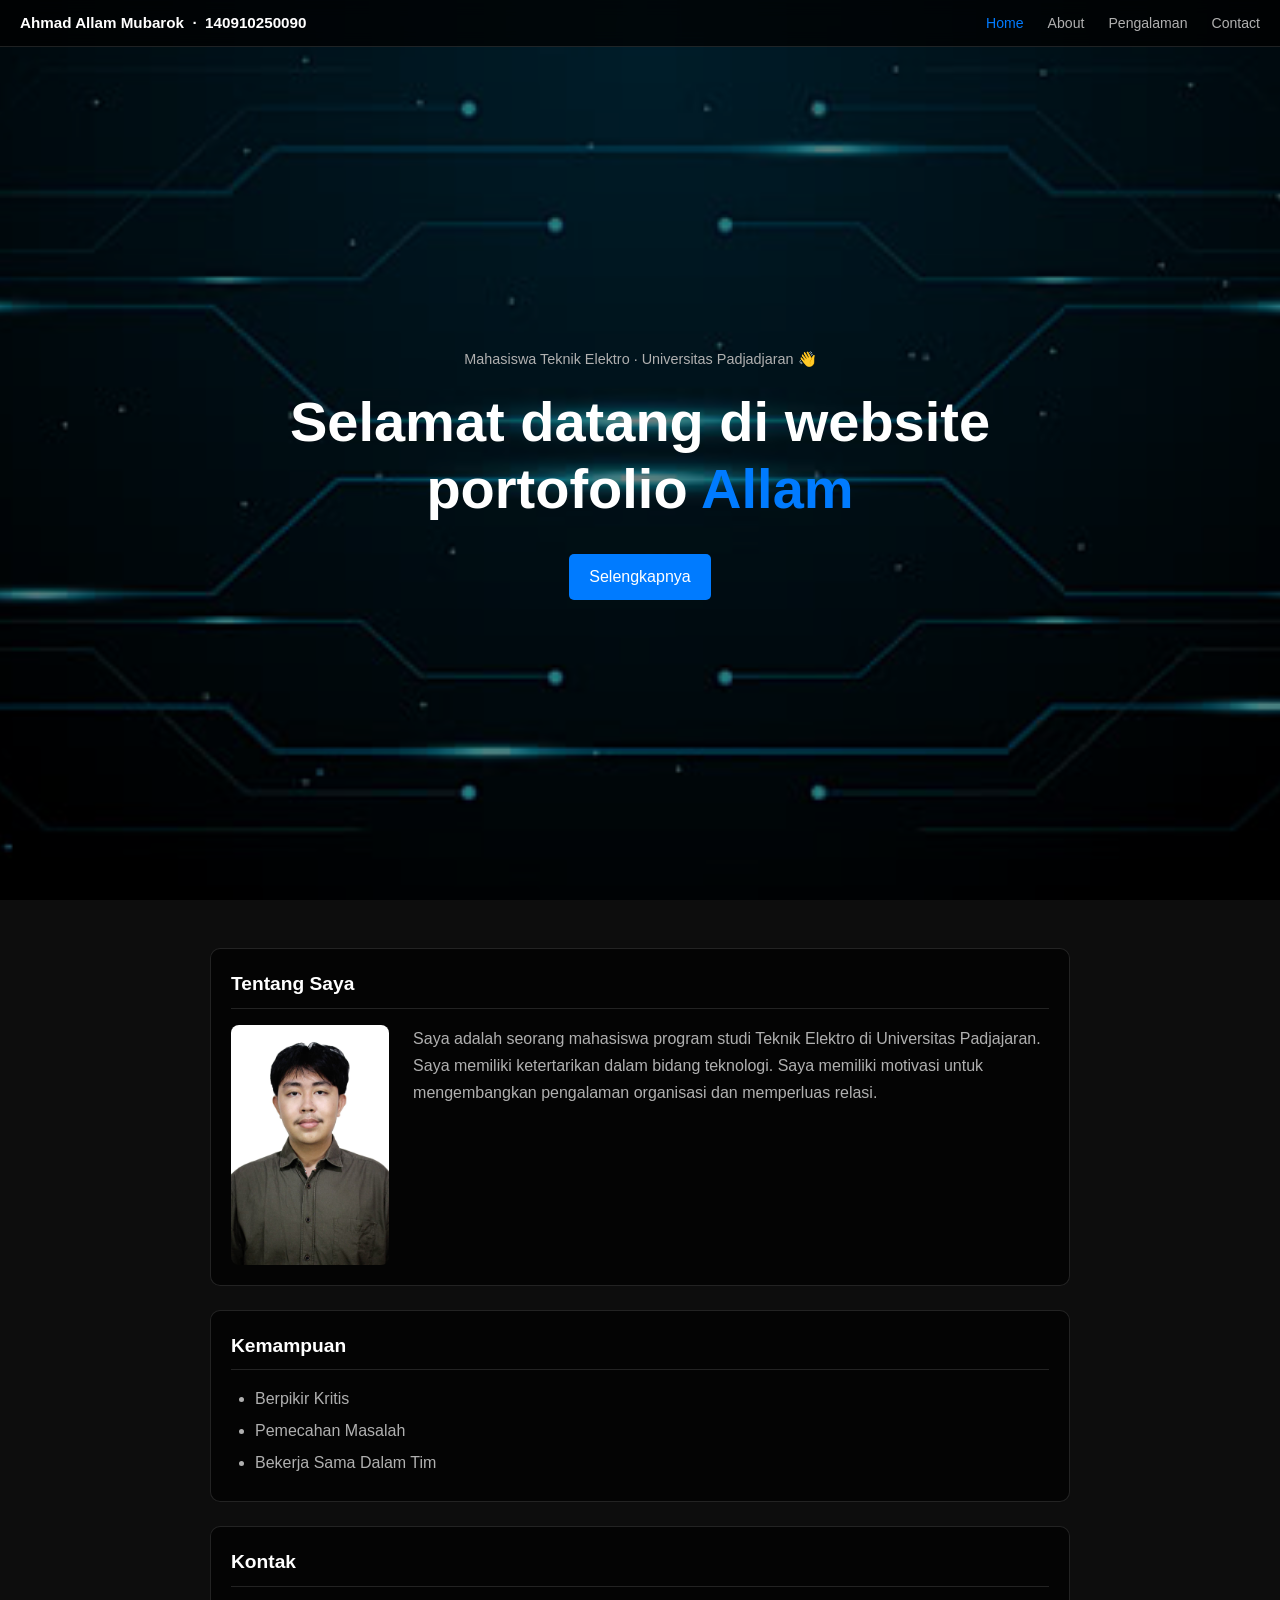
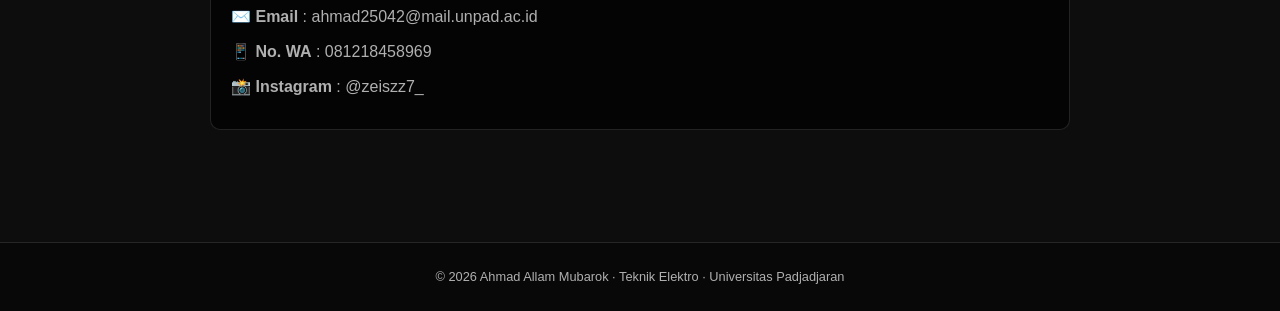
<file: index.html>
<!DOCTYPE html>
<html lang="id">
<head>
  <meta charset="UTF-8" />
  <meta name="viewport" content="width=device-width, initial-scale=1.0"/>
  <title>Ahmad Allam Mubarok - Home</title>
  <link rel="stylesheet" href="style.css" />
</head>
<body>

  <nav>
    <div class="nav-brand">Ahmad Allam Mubarok &nbsp;·&nbsp; 140910250090</div>
    <ul class="nav-links">
      <li><a href="index.html" class="active">Home</a></li>
      <li><a href="about.html">About</a></li>
      <li><a href="pengalaman.html">Pengalaman</a></li>
      <li><a href="contact.html">Contact</a></li>
    </ul>
  </nav>

  <section class="hero">
    <div class="hero-content">
      <p class="hero-label">Mahasiswa Teknik Elektro · Universitas Padjadjaran 👋</p>
      <h1 class="hero-title">Selamat datang di website<br/>portofolio <span>Allam</span></h1>
      <a href="about.html" class="btn-primary">Selengkapnya</a>
    </div>
  </section>

  <section class="preview-section">
    <div class="section-box">
      <h2>Tentang Saya</h2>
      <div class="about-preview-grid">
        <img src="foto.jpg.jpeg" class="foto-diri" alt="Foto Allam">
        <p>
          Saya adalah seorang mahasiswa program studi Teknik Elektro di Universitas Padjajaran. Saya memiliki ketertarikan 
          dalam bidang teknologi. Saya memiliki motivasi untuk mengembangkan pengalaman organisasi dan memperluas relasi.
        </p>
      </div>
    </div>

    <div class="section-box">
      <h2>Kemampuan</h2>
      <ul>
        <li>Berpikir Kritis</li>
        <li>Pemecahan Masalah</li>
        <li>Bekerja Sama Dalam Tim</li>
      </ul>
    </div>

    <div class="section-box">
      <h2>Kontak</h2>
      <p>✉️ <strong>Email</strong> : ahmad25042@mail.unpad.ac.id</p>
      <p>📱 <strong>No. WA</strong> : 081218458969</p>
      <p>📸 <strong>Instagram</strong> : @zeiszz7_</p>
    </div>
  </section>

  <footer>
    <p>© 2026 Ahmad Allam Mubarok · Teknik Elektro · Universitas Padjadjaran</p>
  </footer>

  <script src="script.js"></script>
</body>
</html>
</file>
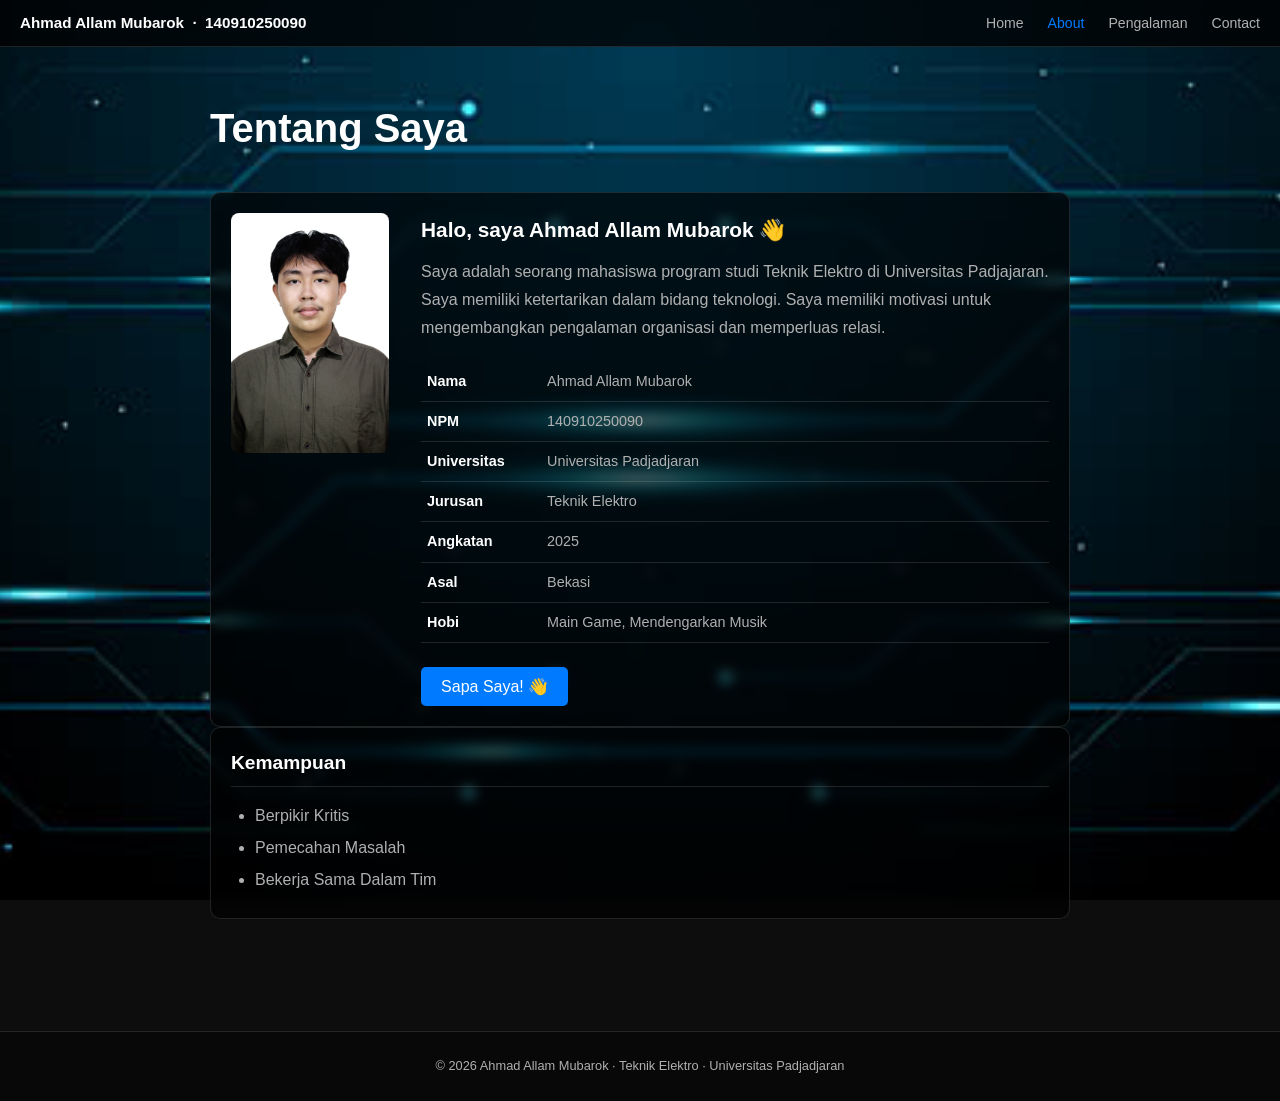
<file: about.html>
<!DOCTYPE html>
<html lang="id">
<head>
  <meta charset="UTF-8" />
  <meta name="viewport" content="width=device-width, initial-scale=1.0"/>
  <title>About - Ahmad Allam Mubarok</title>
  <link rel="stylesheet" href="style.css" />
</head>
<body>

  <nav>
    <div class="nav-brand">Ahmad Allam Mubarok &nbsp;·&nbsp; 140910250090</div>
    <ul class="nav-links">
      <li><a href="index.html">Home</a></li>
      <li><a href="about.html" class="active">About</a></li>
      <li><a href="pengalaman.html">Pengalaman</a></li>
      <li><a href="contact.html">Contact</a></li>
    </ul>
  </nav>

  <div class="page-wrapper">
    <div class="page-header">
      <h2 class="page-title">Tentang Saya</h2>
    </div>

    <div class="section-box">
      <div class="about-grid">
        <img src="foto.jpg.jpeg" class="foto-diri" alt="Foto Allam">

        <div class="about-detail">
          <h3>Halo, saya Ahmad Allam Mubarok 👋</h3>
          <p>
           Saya adalah seorang mahasiswa program studi Teknik Elektro di Universitas Padjajaran. Saya memiliki ketertarikan 
         dalam bidang teknologi. Saya memiliki motivasi untuk mengembangkan pengalaman organisasi dan memperluas relasi.
          </p>
          <table class="info-table">
            <tr>
              <td class="info-key">Nama</td>
              <td>Ahmad Allam Mubarok</td>
            </tr>
            <tr>
              <td class="info-key">NPM</td>
              <td>140910250090</td>
            </tr>
            <tr>
              <td class="info-key">Universitas</td>
              <td>Universitas Padjadjaran</td>
            </tr>
            <tr>
              <td class="info-key">Jurusan</td>
              <td>Teknik Elektro</td>
            </tr>
            <tr>
              <td class="info-key">Angkatan</td>
              <td>2025</td>
            </tr>
            <tr>
              <td class="info-key">Asal</td>
              <td>Bekasi</td>
            </tr>
            <tr>
              <td class="info-key">Hobi</td>
              <td>Main Game, Mendengarkan Musik</td>
            </tr>
          </table>

          <button onclick="sapaPengunjung()" class="btn-primary" style="margin-top:1.5rem;">
            Sapa Saya! 👋
          </button>
        </div>
      </div>
    </div>

    <div class="section-box">
      <h2>Kemampuan</h2>
      <ul>
        <li>Berpikir Kritis</li>
        <li>Pemecahan Masalah</li>
        <li>Bekerja Sama Dalam Tim</li>
      </ul>
    </div>
  </div>

  <footer>
    <p>© 2026 Ahmad Allam Mubarok · Teknik Elektro · Universitas Padjadjaran</p>
  </footer>

  <script src="script.js"></script>
</body>
</html>
</file>
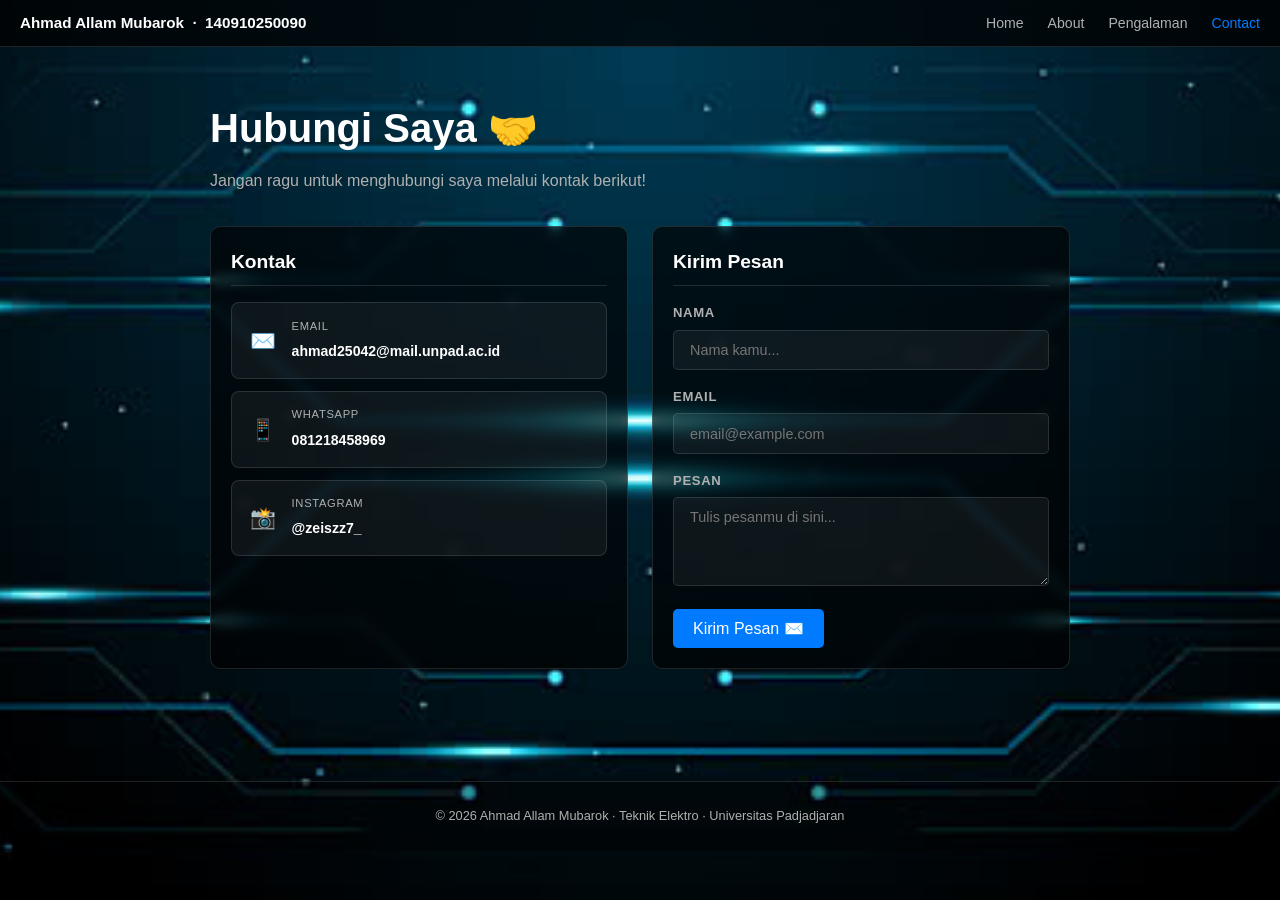
<file: contact.html>
<!DOCTYPE html>
<html lang="id">
<head>
  <meta charset="UTF-8" />
  <meta name="viewport" content="width=device-width, initial-scale=1.0"/>
  <title>Contact - Ahmad Allam Mubarok</title>
  <link rel="stylesheet" href="style.css" />
</head>
<body>

  <nav>
    <div class="nav-brand">Ahmad Allam Mubarok &nbsp;·&nbsp; 140910250090</div>
    <ul class="nav-links">
      <li><a href="index.html">Home</a></li>
      <li><a href="about.html">About</a></li>
      <li><a href="pengalaman.html">Pengalaman</a></li>
      <li><a href="contact.html" class="active">Contact</a></li>
    </ul>
  </nav>

  <div class="page-wrapper">
    <div class="page-header">
      <h2 class="page-title">Hubungi Saya 🤝</h2>
      <p style="color:var(--text-soft); margin-top:0.5rem;">
        Jangan ragu untuk menghubungi saya melalui kontak berikut!
      </p>
    </div>

    <div class="contact-layout">

      <div class="section-box">
        <h2>Kontak</h2>
        <div class="contact-links">
          <a href="mailto:ahmad25042@mail.unpad.ac.id" class="contact-card">
            <span class="contact-icon">✉️</span>
            <div>
              <small>Email</small>
              <strong>ahmad25042@mail.unpad.ac.id</strong>
            </div>
          </a>
          <a href="https://wa.me/6281218458969" class="contact-card" target="_blank">
            <span class="contact-icon">📱</span>
            <div>
              <small>WhatsApp</small>
              <strong>081218458969</strong>
            </div>
          </a>
          <a href="https://instagram.com/zeiszz7_" class="contact-card" target="_blank">
            <span class="contact-icon">📸</span>
            <div>
              <small>Instagram</small>
              <strong>@zeiszz7_</strong>
            </div>
          </a>
        </div>
      </div>

      <div class="section-box">
        <h2>Kirim Pesan</h2>
        <div class="form-group">
          <label>Nama</label>
          <input type="text" id="inputNama" placeholder="Nama kamu..." />
        </div>
        <div class="form-group">
          <label>Email</label>
          <input type="email" id="inputEmail" placeholder="email@example.com" />
        </div>
        <div class="form-group">
          <label>Pesan</label>
          <textarea id="inputPesan" rows="4" placeholder="Tulis pesanmu di sini..."></textarea>
        </div>
        <button class="btn-primary" onclick="kirimPesan()">Kirim Pesan ✉️</button>
      </div>

    </div>
  </div>

  <footer>
    <p>© 2026 Ahmad Allam Mubarok · Teknik Elektro · Universitas Padjadjaran</p>
  </footer>

  <script src="script.js"></script>
</body>
</html>
</file>
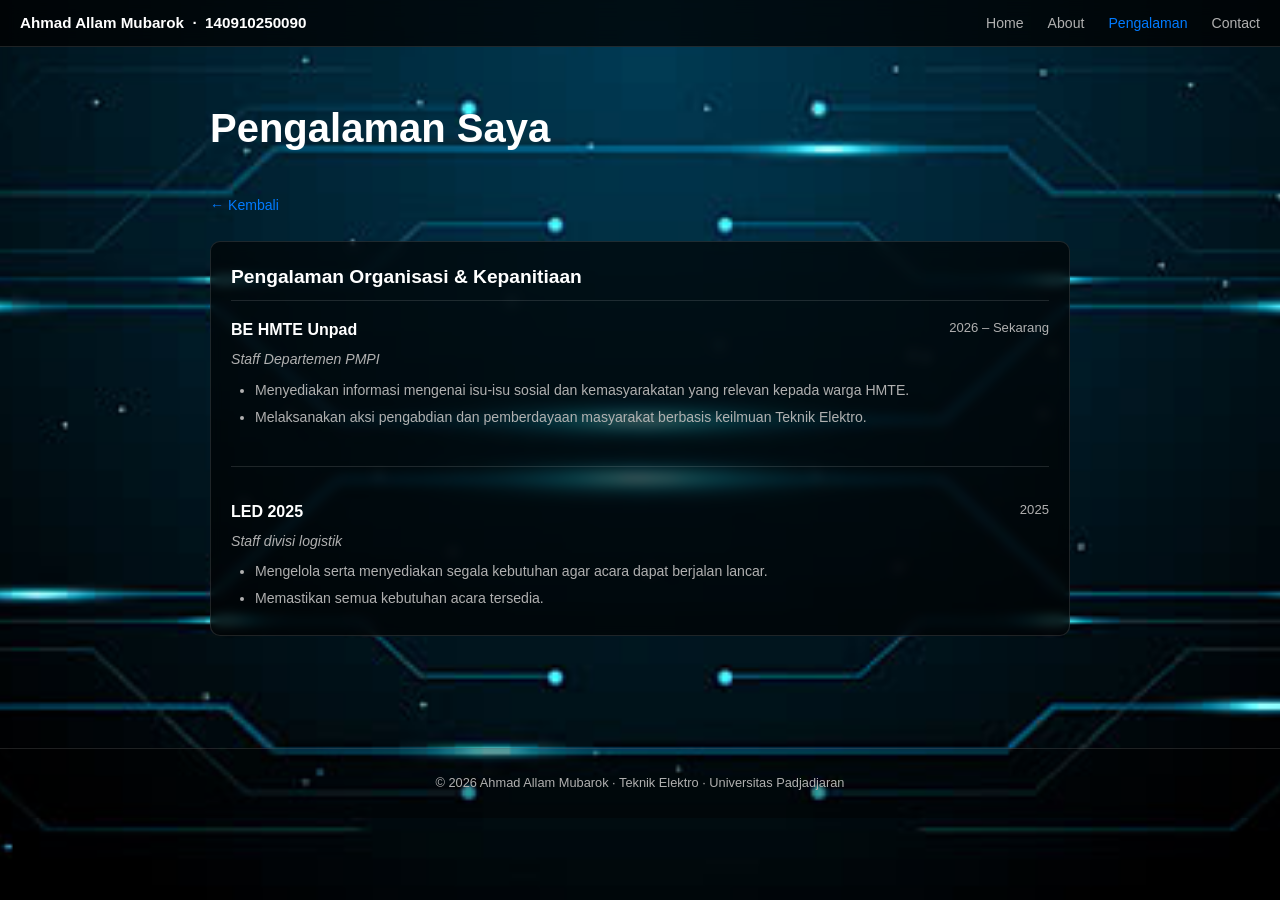
<file: pengalaman.html>
<!DOCTYPE html>
<html lang="id">
<head>
  <meta charset="UTF-8" />
  <meta name="viewport" content="width=device-width, initial-scale=1.0"/>
  <title>Pengalaman - Ahmad Allam Mubarok</title>
  <link rel="stylesheet" href="style.css" />
</head>
<body>

  <nav>
    <div class="nav-brand">Ahmad Allam Mubarok &nbsp;·&nbsp; 140910250090</div>
    <ul class="nav-links">
      <li><a href="index.html">Home</a></li>
      <li><a href="about.html">About</a></li>
      <li><a href="pengalaman.html" class="active">Pengalaman</a></li>
      <li><a href="contact.html">Contact</a></li>
    </ul>
  </nav>

  <div class="page-wrapper">
    <div class="page-header">
      <h2 class="page-title">Pengalaman Saya</h2>
    </div>

    <a href="index.html" class="btn-kembali">← Kembali</a>

    <div class="section-box">
      <h2>Pengalaman Organisasi & Kepanitiaan</h2>


      <div class="exp-item">
        <div class="exp-head">
          <div>
            <h3>BE HMTE Unpad</h3>
            <span class="exp-role">Staff Departemen PMPI</span>
          </div>
          <span class="exp-date">2026 – Sekarang</span>
        </div>
        <p></p>
        <ul>
          <li>Menyediakan informasi mengenai isu-isu sosial dan kemasyarakatan yang relevan kepada warga HMTE. </li>
          <li>Melaksanakan aksi pengabdian dan pemberdayaan masyarakat berbasis keilmuan Teknik Elektro.</li>
        </ul>
      </div>

      <div class="exp-item">
        <div class="exp-head">
          <div>
            <h3>LED 2025</h3>
            <span class="exp-role">Staff divisi logistik</span>
          </div>
          <span class="exp-date">2025</span>
        </div>
        <p></p>
        <ul>
          <li>Mengelola serta menyediakan segala kebutuhan agar acara dapat berjalan lancar.</li>
          <li>Memastikan semua kebutuhan acara tersedia.</li>
        </ul>
      </div>

    </div>
  </div>

  <footer>
    <p>© 2026 Ahmad Allam Mubarok · Teknik Elektro · Universitas Padjadjaran</p>
  </footer>

  <script src="script.js"></script>
</body>
</html>
</file>
<file: style.css>
/* =============================================
   PORTFOLIO - Ahmad Allam Mubarok
   style.css
   ============================================= */

/* ─── RESET ─── */
*, *::before, *::after {
  margin: 0;
  padding: 0;
  box-sizing: border-box;
}

:root {
  --bg: #0d0d0d;
  --surface: rgba(0, 0, 0, 0.65);
  --surface-solid: #1a1a1a;
  --border: rgba(255, 255, 255, 0.12);
  --text: #ffffff;
  --text-soft: #b0b0b0;
  --accent: #007bff;
  --accent-hover: #0056b3;
}

html {
  scroll-behavior: smooth;
}

body {
  background-color: var(--bg);
     background-image: url('bg.jpg.jpeg');
     background-size: cover;
     background-attachment: fixed;
     background-position: center;
  color: var(--text);
  font-family: Arial, Helvetica, sans-serif;
  font-size: 16px;
  line-height: 1.6;
  min-height: 100vh;
}

/* ─── NAVBAR ─── */
nav {
  position: fixed;
  top: 0;
  width: 100%;
  z-index: 100;
  display: flex;
  justify-content: space-between;
  align-items: center;
  padding: 10px 20px;
  background: rgba(0, 0, 0, 0.75);
  backdrop-filter: blur(8px);
  border-bottom: 1px solid var(--border);
}

.nav-brand {
  font-size: 0.95rem;
  font-weight: 600;
  color: var(--text);
}

.nav-links {
  list-style: none;
  display: flex;
  gap: 1.5rem;
}

.nav-links a {
  text-decoration: none;
  color: var(--text-soft);
  font-size: 0.88rem;
  transition: color 0.2s;
}

.nav-links a:hover,
.nav-links a.active {
  color: var(--accent);
}

/* ─── HERO ─── */
.hero {
  min-height: 100vh;
  display: flex;
  align-items: center;
  justify-content: center;
  text-align: center;
  padding: 6rem 2rem 3rem;
  background: rgba(0, 0, 0, 0.5);
}

.hero-label {
  font-size: 0.9rem;
  color: var(--text-soft);
  margin-bottom: 1rem;
}

.hero-title {
  font-size: clamp(2rem, 5vw, 3.5rem);
  font-weight: 700;
  line-height: 1.2;
  margin-bottom: 2rem;
}

.hero-title span {
  color: var(--accent);
}

/* ─── PREVIEW SECTION (index) ─── */
.preview-section {
  padding: 3rem 20px 4rem;
  display: flex;
  flex-direction: column;
  gap: 1.5rem;
  max-width: 900px;
  margin: 0 auto;
}

.about-preview-grid {
  display: flex;
  gap: 1.5rem;
  align-items: flex-start;
}

/* ─── SECTION BOX ─── */
.section-box {
  background: var(--surface);
  border: 1px solid var(--border);
  border-radius: 10px;
  padding: 20px;
  backdrop-filter: blur(6px);
}

.section-box h2 {
  font-size: 1.2rem;
  font-weight: 700;
  margin-bottom: 1rem;
  padding-bottom: 0.5rem;
  border-bottom: 1px solid var(--border);
}

.section-box ul {
  list-style: disc;
  padding-left: 1.5rem;
}

.section-box ul li {
  margin-bottom: 6px;
  color: var(--text-soft);
}

.section-box p {
  color: var(--text-soft);
  margin-bottom: 0.5rem;
  line-height: 1.7;
}

/* ─── FOTO ─── */
.foto-placeholder {
  width: 120px;
  height: 160px;
  min-width: 120px;
  background: rgba(255,255,255,0.08);
  border: 2px dashed var(--border);
  border-radius: 8px;
  display: flex;
  flex-direction: column;
  align-items: center;
  justify-content: center;
  font-size: 0.8rem;
  color: var(--text-soft);
  text-align: center;
  padding: 0.5rem;
}

.foto-placeholder.large {
  width: 180px;
  height: 240px;
  min-width: 180px;
}

/* Ini styling untuk kalau sudah pakai foto asli */
.foto-diri {
  width: 180px;
  height: 240px;
  object-fit: cover;
  border-radius: 8px;
}

/* ─── PAGE WRAPPER ─── */
.page-wrapper {
  max-width: 900px;
  margin: 0 auto;
  padding: 6rem 20px 4rem;
}

.page-header {
  margin-bottom: 2rem;
}

.page-title {
  font-size: clamp(1.8rem, 4vw, 2.5rem);
  font-weight: 700;
}

/* ─── ABOUT PAGE ─── */
.about-grid {
  display: flex;
  gap: 2rem;
  align-items: flex-start;
}

.about-detail h3 {
  font-size: 1.3rem;
  margin-bottom: 0.75rem;
}

.about-detail p {
  color: var(--text-soft);
  margin-bottom: 1.25rem;
  line-height: 1.75;
}

.info-table {
  width: 100%;
  border-collapse: collapse;
  margin-top: 0.5rem;
}

.info-table tr {
  border-bottom: 1px solid var(--border);
}

.info-table td {
  padding: 8px 6px;
  font-size: 0.9rem;
  color: var(--text-soft);
}

.info-key {
  font-weight: 600;
  color: var(--text) !important;
  width: 120px;
  white-space: nowrap;
}

/* ─── PENGALAMAN ─── */
.btn-kembali {
  display: inline-block;
  color: var(--accent);
  text-decoration: none;
  font-size: 0.88rem;
  margin-bottom: 1.5rem;
  transition: color 0.2s;
}

.btn-kembali:hover {
  color: var(--accent-hover);
}

.exp-item {
  margin-bottom: 2rem;
  padding-bottom: 2rem;
  border-bottom: 1px solid var(--border);
}

.exp-item:last-child {
  border-bottom: none;
  margin-bottom: 0;
  padding-bottom: 0;
}

.exp-head {
  display: flex;
  justify-content: space-between;
  align-items: flex-start;
  gap: 1rem;
  margin-bottom: 0.5rem;
}

.exp-head h3 {
  font-size: 1rem;
  font-weight: 700;
  margin-bottom: 0.2rem;
}

.exp-role {
  font-style: italic;
  color: var(--text-soft);
  font-size: 0.88rem;
}

.exp-date {
  font-size: 0.82rem;
  color: var(--text-soft);
  white-space: nowrap;
  flex-shrink: 0;
}

.exp-item p {
  font-size: 0.88rem;
  color: var(--text-soft);
  margin-bottom: 0.5rem;
}

.exp-item ul {
  list-style: disc;
  padding-left: 1.5rem;
}

.exp-item ul li {
  font-size: 0.88rem;
  color: var(--text-soft);
  margin-bottom: 6px;
  line-height: 1.5;
}

/* ─── CONTACT ─── */
.contact-layout {
  display: grid;
  grid-template-columns: 1fr 1fr;
  gap: 1.5rem;
}

.contact-links {
  display: flex;
  flex-direction: column;
  gap: 0.75rem;
}

.contact-card {
  display: flex;
  align-items: center;
  gap: 1rem;
  text-decoration: none;
  color: var(--text);
  background: rgba(255,255,255,0.05);
  border: 1px solid var(--border);
  border-radius: 8px;
  padding: 0.9rem 1.1rem;
  transition: border-color 0.2s, background 0.2s;
}

.contact-card:hover {
  border-color: var(--accent);
  background: rgba(0, 123, 255, 0.08);
}

.contact-icon {
  font-size: 1.3rem;
  flex-shrink: 0;
}

.contact-card small {
  display: block;
  font-size: 0.7rem;
  color: var(--text-soft);
  text-transform: uppercase;
  letter-spacing: 0.06em;
  margin-bottom: 0.15rem;
}

.contact-card strong {
  font-size: 0.88rem;
}

/* ─── FORM ─── */
.form-group {
  margin-bottom: 1rem;
}

.form-group label {
  display: block;
  font-size: 0.82rem;
  font-weight: 600;
  color: var(--text-soft);
  margin-bottom: 0.4rem;
  text-transform: uppercase;
  letter-spacing: 0.05em;
}

.form-group input,
.form-group textarea {
  width: 100%;
  padding: 0.7rem 1rem;
  border: 1px solid var(--border);
  border-radius: 5px;
  background: rgba(255,255,255,0.05);
  color: var(--text);
  font-family: Arial, sans-serif;
  font-size: 0.9rem;
  resize: vertical;
  transition: border-color 0.2s;
}

.form-group input:focus,
.form-group textarea:focus {
  outline: none;
  border-color: var(--accent);
}

/* ─── BUTTONS ─── */
button,
.btn-primary {
  background-color: var(--accent);
  color: white;
  border: none;
  padding: 10px 20px;
  font-size: 16px;
  border-radius: 5px;
  cursor: pointer;
  text-decoration: none;
  display: inline-block;
  transition: background-color 0.2s;
  font-family: Arial, sans-serif;
}

button:hover,
.btn-primary:hover {
  background-color: var(--accent-hover);
}

/* ─── FOOTER ─── */
footer {
  border-top: 1px solid var(--border);
  padding: 1.5rem 20px;
  text-align: center;
  font-size: 0.8rem;
  color: var(--text-soft);
  background: rgba(0,0,0,0.4);
  margin-top: 3rem;
}

/* ─── RESPONSIVE ─── */
@media (max-width: 768px) {
  nav {
    flex-direction: column;
    gap: 0.5rem;
    padding: 0.75rem 1rem;
  }
  .nav-links {
    gap: 1rem;
  }
  .hero {
    padding: 8rem 1.5rem 3rem;
  }
  .about-preview-grid,
  .about-grid {
    flex-direction: column;
  }
  .foto-placeholder,
  .foto-placeholder.large,
  .foto-diri {
    width: 100%;
    height: 200px;
    min-width: unset;
  }
  .contact-layout {
    grid-template-columns: 1fr;
  }
  .exp-head {
    flex-direction: column;
  }
}
</file>
